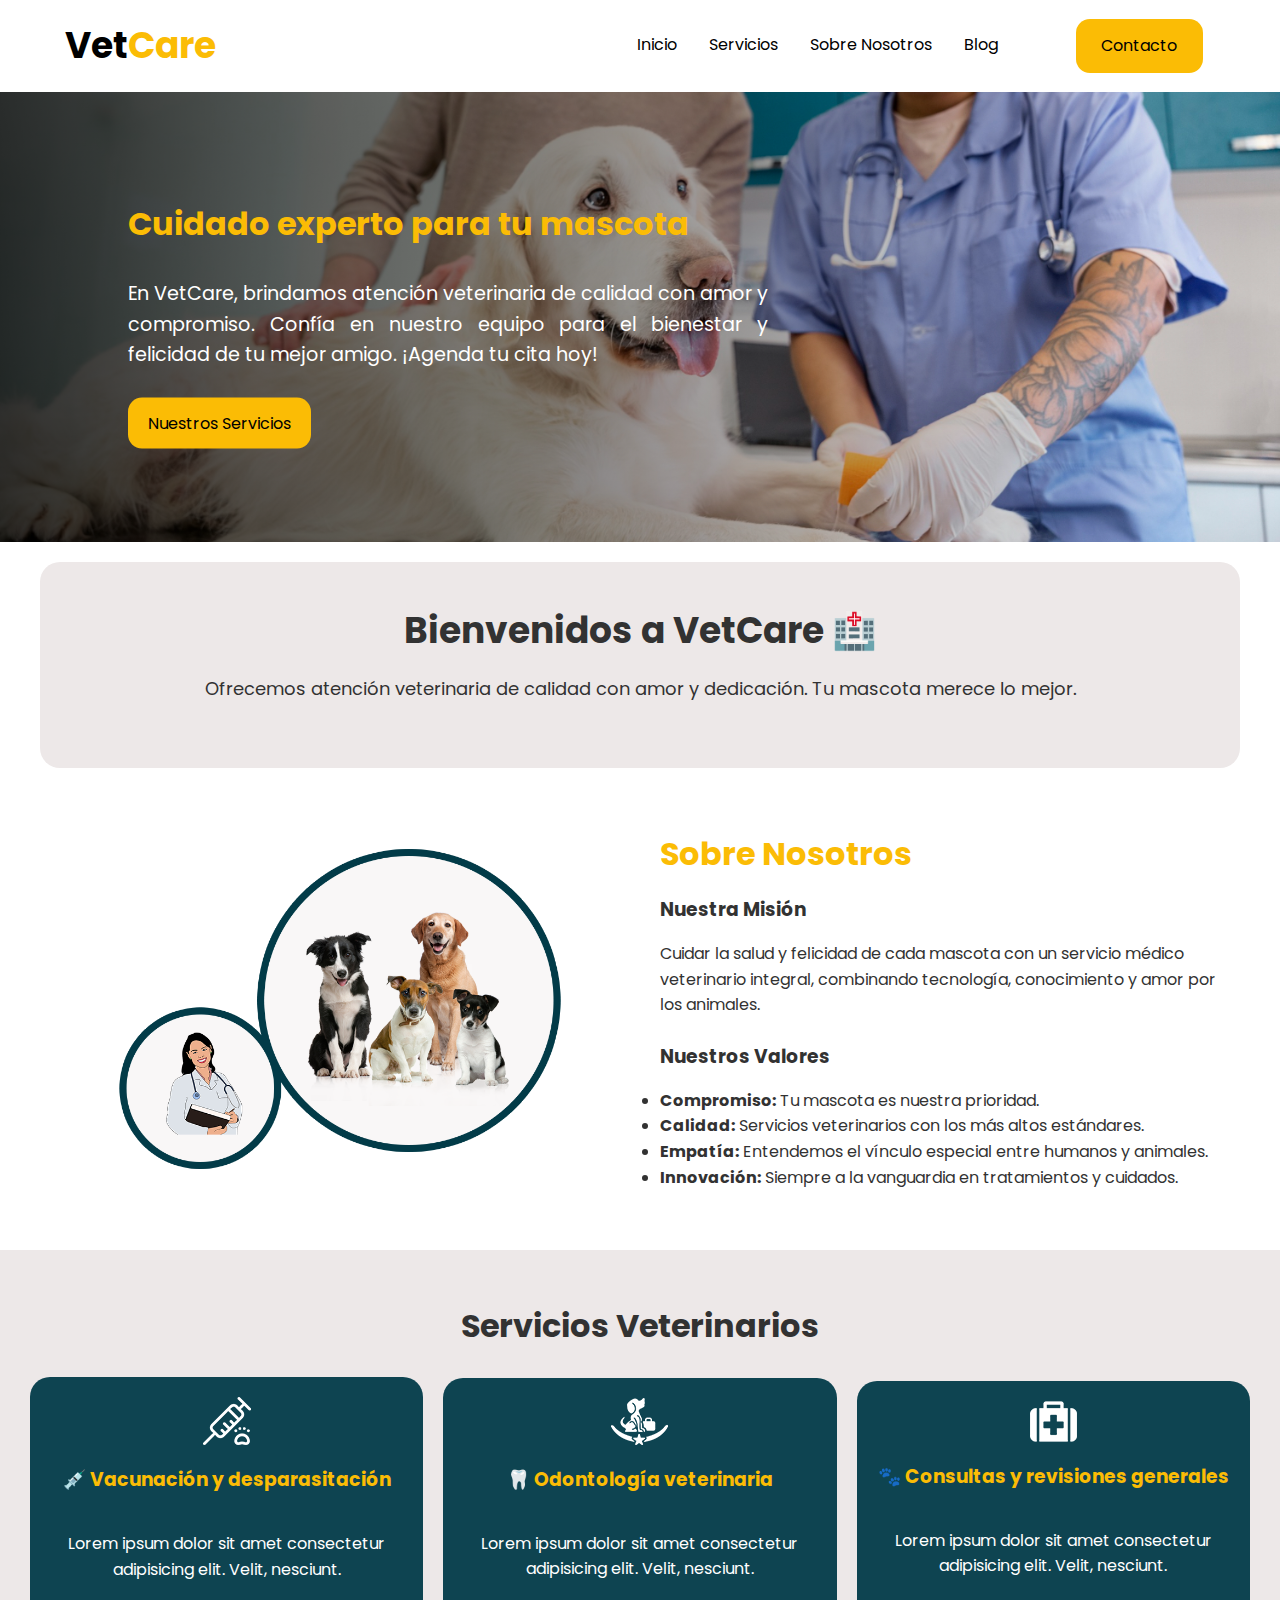
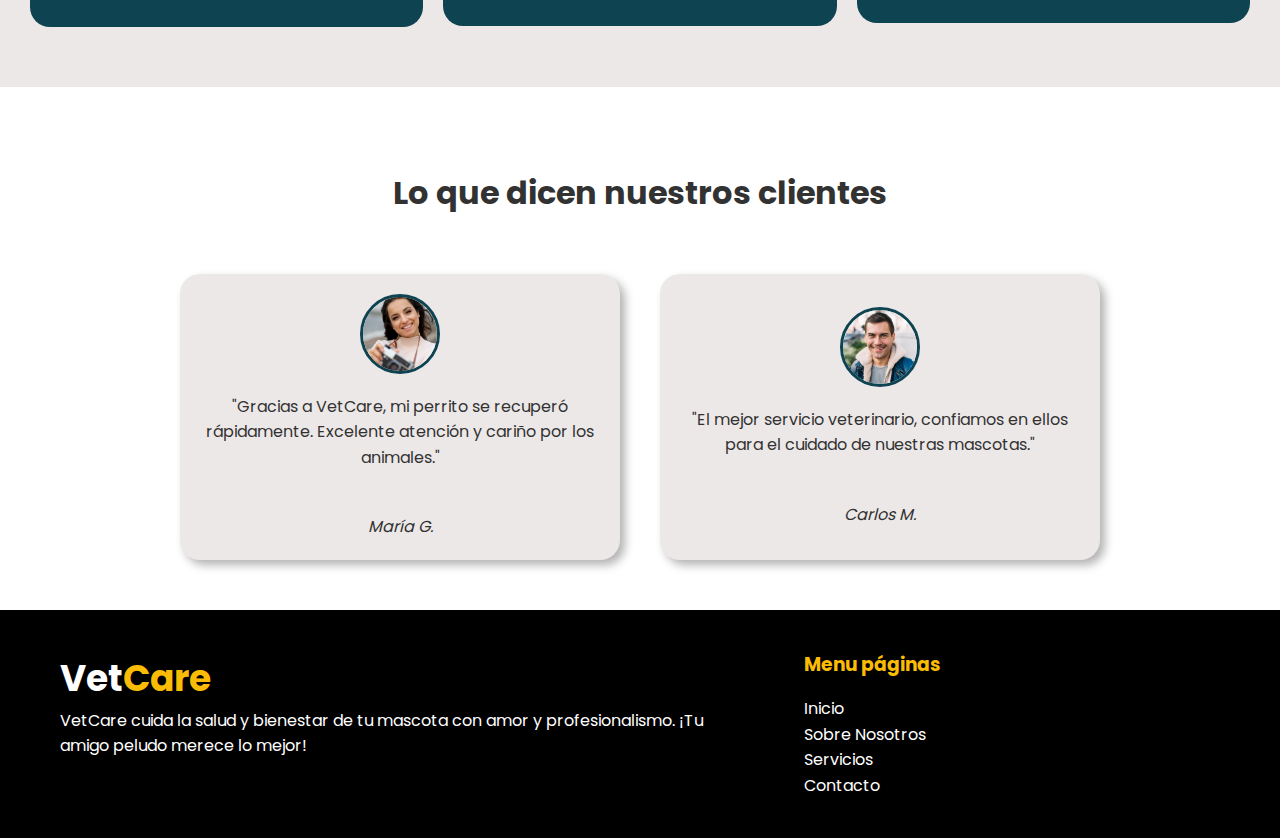
<file: index.html>
<!DOCTYPE html>
<html lang="en">
<head>
    <meta charset="UTF-8">
    <meta name="viewport" content="width=device-width, initial-scale=1.0">
    <link rel="stylesheet" href="https://cdnjs.cloudflare.com/ajax/libs/font-awesome/6.7.2/css/all.min.css" integrity="sha512-Evv84Mr4kqVGRNSgIGL/F/aIDqQb7xQ2vcrdIwxfjThSH8CSR7PBEakCr51Ck+w+/U6swU2Im1vVX0SVk9ABhg==" crossorigin="anonymous" referrerpolicy="no-referrer" />
    <link rel="stylesheet" href="css/styles.css">
    <link rel="stylesheet" href="css/inicio.css">

    <title>Document</title>
</head>
<body>
    <header class="header">
        <div class="header__logo">
            <a href="index.html">Vet<span class="color-prim">Care</span></a>
        </div>
        <div class="header__menu">
            <label for="toggle" class="header__movil-btn"><i class="fa-solid fa-bars"></i></label>
            <input type="checkbox" id="toggle" class="toggle-checkbox">
            <nav class="header__nav">
                <a class="header__link" href="index.html">Inicio</a>
                <a class="header__link" href="servicios.html">Servicios</a>
                <a class="header__link" href="sobre-nosotros.html">Sobre Nosotros</a>
                <a class="header__link" href="blog.html">Blog</a>
            </nav>
        </div>
        <div class="header__contact">
            <a class="header__btn" href="contacto.html">Contacto</a>
        </div>
    </header>
    <div class="image-container">
        <div class="overlay"></div>
        <div class="content">
            <h1>Cuidado experto para tu mascota</h1>
            <p>En VetCare, brindamos atención veterinaria de calidad con amor y compromiso. Confía en nuestro equipo para el bienestar y felicidad de tu mejor amigo. ¡Agenda tu cita hoy! </p>
            <a href="servicios.html">Nuestros Servicios</a>
        </div>
    </div>
    <section class="hero">
        <div class="hero__col">
            <h2>Bienvenidos a VetCare 🏥</h2>
            <p>Ofrecemos atención veterinaria de calidad con amor y dedicación. Tu mascota merece lo mejor.</p>
        </div>
    </section>
    <section class="about">
        <div class="about__col">
            <img src="img/slider-img.png" alt="">
        </div>
        <div class="about__col">
            <h2 class="title-2">Sobre Nosotros</h2>
            <article class="mission">
                <h3>Nuestra Misión</h3>
                <p>Cuidar la salud y felicidad de cada mascota con un servicio médico veterinario integral, combinando tecnología, conocimiento y amor por los animales.</p>
            </article>
            <article class="values">
                <h3>Nuestros Valores</h3>
                <ul>
                    <li><strong>Compromiso:</strong> Tu mascota es nuestra prioridad.</li>
                    <li><strong>Calidad:</strong> Servicios veterinarios con los más altos estándares.</li>
                    <li><strong>Empatía:</strong> Entendemos el vínculo especial entre humanos y animales.</li>
                    <li><strong>Innovación:</strong> Siempre a la vanguardia en tratamientos y cuidados.</li>
                </ul>
            </article>
        </div>
    </section>
    <section class="services">
        <header class="services__header">
            <h2>Servicios Veterinarios</h2>
        </header>
        <article class="services__row">
            <div class="services__col">
                <img src="img/s-1.png" alt="">
                <h3>💉 Vacunación y desparasitación</h3>
                <p>Lorem ipsum dolor sit amet consectetur adipisicing elit. Velit, nesciunt.</p>
            </div>
            <div class="services__col">
                <img src="img/s-2.png" alt="">
                <h3>🦷 Odontología veterinaria</h3>
                <p>Lorem ipsum dolor sit amet consectetur adipisicing elit. Velit, nesciunt.</p>
            </div>
            <div class="services__col">
                <img src="img/s-3.png" alt="">
                <h3>🐾 Consultas y revisiones generales</h3>
                <p>Lorem ipsum dolor sit amet consectetur adipisicing elit. Velit, nesciunt.</p>
            </div>
        </article>
    </section>

    <section class="testimonials">
        <header class="testimonial__heading">
            <h2>Lo que dicen nuestros clientes</h2>    
        </header>
        <div class="testimonial__list">
            <article class="testimonial__item">
                <div class="testimonial__elements">
                    <figure class="testimonial__figure">
                        <img src="img/maria.jpg" alt="testimonio mujer">
                    </figure>
                    <p>"Gracias a VetCare, mi perrito se recuperó rápidamente. Excelente atención y cariño por los animales."</p>
                    <cite>María G.</cite>
                </div>
            </article>
            <article class="testimonial__item">
                <div class="testimonial__elements">
                    <figure class="testimonial__figure">
                        <img src="img/carlos.jpg" alt="testimonia hombre">
                    </figure>
                    <p>"El mejor servicio veterinario, confiamos en ellos para el cuidado de nuestras mascotas."</p>
                    <cite>Carlos M.</cite>
                </div>
            </article>
        </div>
    </section>

    <footer class="footer">
        <div class="footer__logo">
            <a href="index.html">Vet<span class="color-prim">Care</span></a>
            <p>VetCare cuida la salud y bienestar de tu mascota con amor y profesionalismo. ¡Tu amigo peludo merece lo mejor!</p>
        </div>
        <nav class="footer__nav">
            <h3>Menu páginas</h3>
            <ul>
                <li><a href="#inicio">Inicio</a></li>
                <li><a href="#nosotros">Sobre Nosotros</a></li>
                <li><a href="#servicios">Servicios</a></li>
                <li><a href="#contacto">Contacto</a></li>
            </ul>
        </nav>    
    </footer>
</body>
</html>
</file>
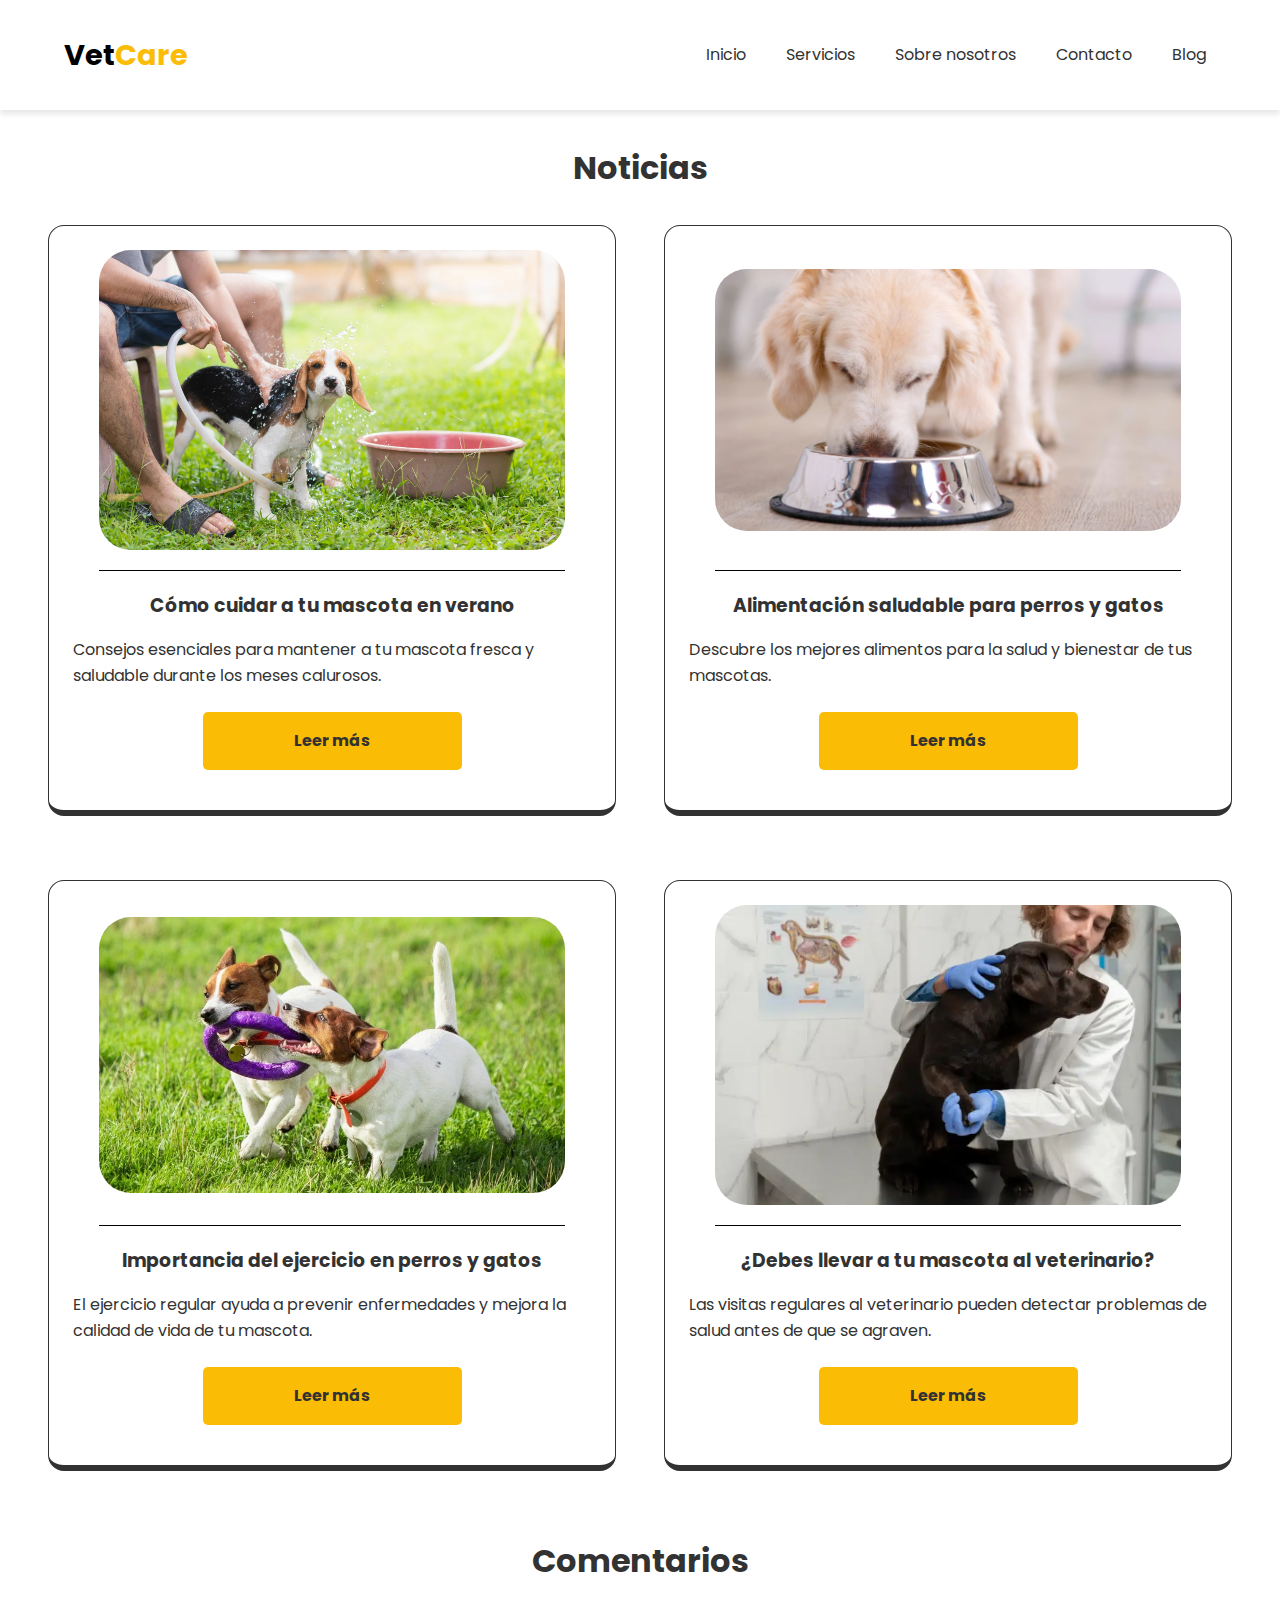
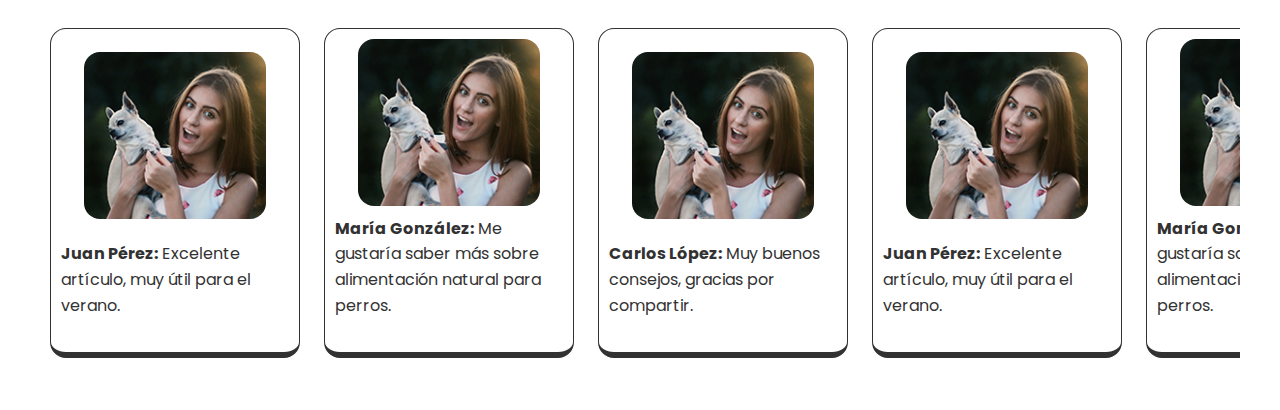
<file: blog.html>
<!DOCTYPE html>
<html lang="es">
<head>
    <meta charset="UTF-8">
    <meta name="viewport" content="width=device-width, initial-scale=1.0">
    <title>Blog VetCare</title>
    <link rel="stylesheet" href="css/styles.css">
    <link rel="stylesheet" href="css/blog.css">
</head>
<body>
  
    <div id="topbar-container"></div>

    <div class="container">
        <h2>Noticias</h2>
        
        <section class="news">
            <div class="card">
                <img src="/img/pets/pet1.webp" alt="Cuidado de mascotas">
                <hr>
                <div class="card-body">
                    <h3 class="card-title">Cómo cuidar a tu mascota en verano</h3>
                    <p class="card-text">Consejos esenciales para mantener a tu mascota fresca y saludable durante los meses calurosos.</p>
                    <a href="#" class="btn">Leer más</a>
                </div>
            </div>
            
            <div class="card">
                <img src="/img/pets/pet2.webp" alt="Alimentación saludable">
                <hr>
                <div class="card-body">
                    <h3 class="card-title">Alimentación saludable para perros y gatos</h3>
                    <p class="card-text">Descubre los mejores alimentos para la salud y bienestar de tus mascotas.</p>
                    <a href="#" class="btn">Leer más</a>
                </div>
            </div>
            
            <div class="card">
                <img src="/img/pets/pet3.webp" alt="Ejercicio en mascotas">
                <hr>
                <div class="card-body">
                    <h3 class="card-title">Importancia del ejercicio en perros y gatos</h3>
                    <p class="card-text">El ejercicio regular ayuda a prevenir enfermedades y mejora la calidad de vida de tu mascota.</p>
                    <a href="#" class="btn">Leer más</a>
                </div>
            </div>
            
            <div class="card">
                <img src="/img/pets/pet4.webp" alt="Visitas al veterinario">
                <hr>
                <div class="card-body">
                    <h3 class="card-title">¿Debes llevar a tu mascota al veterinario?</h3>
                    <p class="card-text">Las visitas regulares al veterinario pueden detectar problemas de salud antes de que se agraven.</p>
                    <a href="#" class="btn">Leer más</a>
                </div>
            </div>
        </section>

        <h2>Comentarios</h2>

        <section class="comments">
            <div class="comments-wrapper">
                <div class="comment">
                    <img src="/img/client.jpg" alt="Cliente">
                    <p><strong>Juan Pérez:</strong> Excelente artículo, muy útil para el verano.</p>
                </div>
                <div class="comment">
                    <img src="/img/client.jpg" alt="Cliente">
                    <p><strong>María González:</strong> Me gustaría saber más sobre alimentación natural para perros.</p>
                </div>
                <div class="comment">
                    <img src="/img/client.jpg" alt="Cliente">
                    <p><strong>Carlos López:</strong> Muy buenos consejos, gracias por compartir.</p>
                </div>
                <div class="comment">
                    <img src="/img/client.jpg" alt="Cliente">
                    <p><strong>Juan Pérez:</strong> Excelente artículo, muy útil para el verano.</p>
                </div>
                <div class="comment">
                    <img src="/img/client.jpg" alt="Cliente">
                    <p><strong>María González:</strong> Me gustaría saber más sobre alimentación natural para perros.</p>
                </div>
                <div class="comment">
                    <img src="/img/client.jpg" alt="Cliente">
                    <p><strong>Carlos López:</strong> Muy buenos consejos, gracias por compartir.</p>
                </div>
                <div class="comment">
                    <img src="/img/client.jpg" alt="Cliente">
                    <p><strong>Juan Pérez:</strong> Excelente artículo, muy útil para el verano.</p>
                </div>
                <div class="comment">
                    <img src="/img/client.jpg" alt="Cliente">
                    <p><strong>María González:</strong> Me gustaría saber más sobre alimentación natural para perros.</p>
                </div>
                <div class="comment">
                    <img src="/img/client.jpg" alt="Cliente">
                    <p><strong>Carlos López:</strong> Muy buenos consejos, gracias por compartir.</p>
                </div>
            </div>
        </section>
    </div>
    
    <script src="https://cdn.jsdelivr.net/npm/bootstrap@5.3.0/dist/js/bootstrap.bundle.min.js"></script>
    <script src="js/loadTopbar.js"></script>
</body>
</html>
</file>
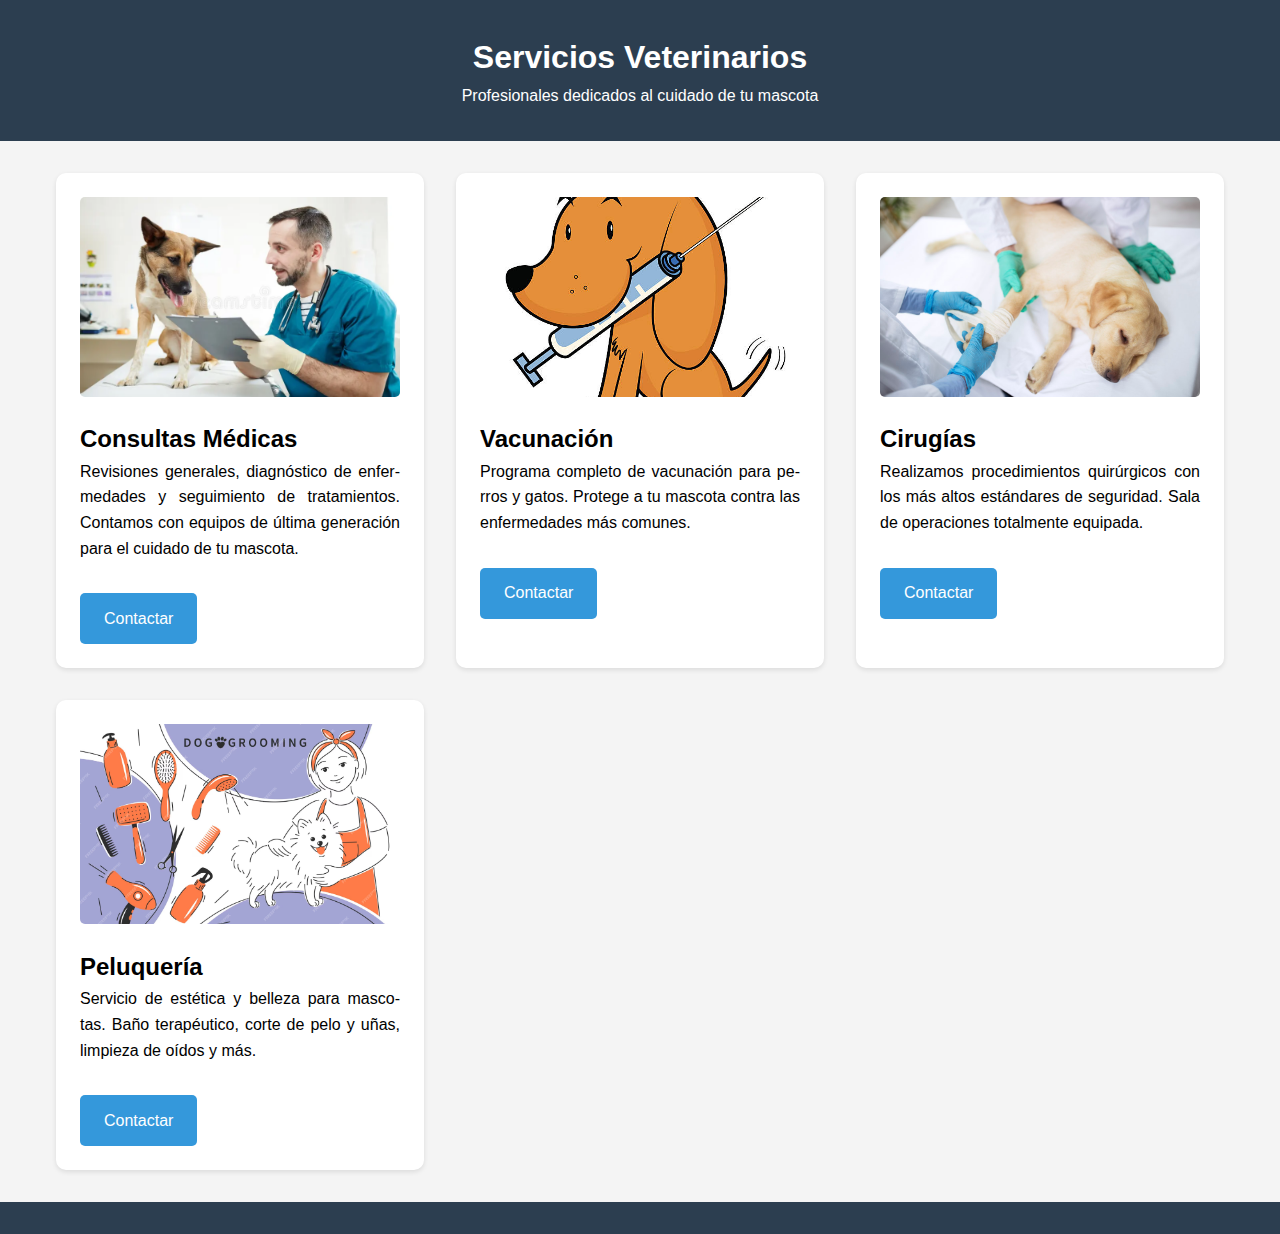
<file: servicios.html>
<!DOCTYPE html>
<html lang="es">
<head>
    <meta charset="UTF-8">
    <meta name="viewport" content="width=device-width, initial-scale=1.0">
    <title>Veterinaria Patitas - Servicios</title>
    <link rel="stylesheet" href="css/servicios.css">
</head>
<body>
    <header>
        <h1>Servicios Veterinarios</h1>
        <p>Profesionales dedicados al cuidado de tu mascota</p>
    </header>

    <div class="servicios-container">
        <div class="grid-servicios">
            <div class="servicio">
                <img src="img/consulta-del-veterinario-112897656.webp" alt="Consulta veterinaria">
                <h2>Consultas Médicas</h2>
                <p>Revisiones generales, diagnóstico de enfermedades y seguimiento de tratamientos. Contamos con equipos de última generación para el cuidado de tu mascota.</p>
                <a href="contacto.html" class="boton-contacto">Contactar</a>
            </div>

            <div class="servicio">
                <img src="img/DOGS.jpg" alt="Vacunación">
                <h2>Vacunación</h2>
                <p>Programa completo de vacunación para perros y gatos. Protege a tu mascota contra las enfermedades más comunes.</p>
                <a href="contacto.html" class="boton-contacto">Contactar</a>
            </div>

            <div class="servicio">
                <img src="img/cirugias-animales-3.jpg" alt="Cirugía">
                <h2>Cirugías</h2>
                <p>Realizamos procedimientos quirúrgicos con los más altos estándares de seguridad. Sala de operaciones totalmente equipada.</p>
                <a href="contacto.html" class="boton-contacto">Contactar</a>
            </div>

            <div class="servicio">
                <img src="img/peluqueria-canina-perro-dibujos-animados-peluquero-profesional-mujer-peluquero-perro_528132-685.avif" alt="Peluquería">
                <h2>Peluquería</h2>
                <p>Servicio de estética y belleza para mascotas. Baño terapéutico, corte de pelo y uñas, limpieza de oídos y más.</p>
                <a href="contacto.html" class="boton-contacto">Contactar</a>
            </div>
        </div>
    </div>

    <footer>
        <p></p>
    </footer>

    <script>
    
        document.querySelectorAll('.boton-contacto').forEach(boton => {
        boton.addEventListener('click', function(e) {
        e.preventDefault();
        // Animación del botón
        this.style.transform = 'scale(0.95)';
        setTimeout(() => {
            this.style.transform = 'scale(1)';
            window.location.href = this.href;
        }, 200);
    });
});

        document.querySelectorAll('.servicio').forEach(servicio => {
        servicio.addEventListener('mouseover', () => {
        servicio.style.transform = 'translateY(-5px) scale(1.02)';
    });
    
    servicio.addEventListener('mouseout', () => {
        servicio.style.transform = 'translateY(0) scale(1)';
    });
});
    </script>
</body>
</html>
</file>
<file: css/styles.css>
@import url("colors.css");

:root{
    --color-primario: #FBBC05;
    --text: #323232;
    --back: #EDE8E8; 
    --black: #000000;
    --white: #fff;     
    --grey: #dee2e6;
    --color-1:#0e4451;
}

*{
    box-sizing: border-box;
    padding: 0;
    margin: 0;
}

@font-face {
    font-family: 'Poppins';
    src: url('../fonts/Poppins-Bold.ttf');
    font-weight: 700;
    font-style: normal;
}


@font-face {
    font-family: 'Poppins';
    src: url('../fonts/Poppins-Regular.ttf');
    font-weight: 400;
    font-style: normal;
}

@font-face {
    font-family: 'Poppins';
    src: url('../fonts/Poppins-Thin.ttf');
    font-weight: 100;
    font-style: normal;
}


body{
    margin: 0 auto;
    max-width: 1600px;
    font-family: 'Poppins',sans-serif;
    font-weight: 400;
    color: var(--text);
    line-height: 1.6;
}

h1, h2, h3, h4, h5, h6 {
    font-family: 'Poppins', sans-serif;
    font-weight: 700;
    margin-bottom: 1rem;
    color: var(--gray);
}

h1 {
    font-size: 2.5rem; /* 40px */
}

h2 {
    font-size: 2rem; /* 32px */
}

p {
    font-size: 1rem; /* 16px */
    color: var(--text);
    margin-bottom: 1.5rem;
}
hr {
    border: none;
    height: 1px; 
    background-color: black; 
    margin: 20px auto;
    width: 90%;
}
 

a{
    text-decoration: none;
    color: var(--black);
}
</file>
<file: css/inicio.css>
/* header */

.header{
    display: flex;
    flex-direction: row;
    flex-wrap: wrap;
    align-items: center;
    justify-content: center;
    margin: 0 auto;
    width: 100%;
    background-color: var(--white);
    justify-content: space-between;
    padding: 1rem;
    box-shadow: 5px 5px 10px rgba(0, 0, 0, 0.3);
}

.header__logo, .header__menu, 
.header__contact{
    display: flex;
    justify-content: center;
}


.header__logo {
    order: 1;
    flex: 1 1 33%;
}

.header__logo a, span{
    font-size: 2.25rem;
    font-weight: bold;
    color: var(--black);
}

.header__menu{
    order: 3;
    flex: 1 1 100%;
    padding: 1rem 0;
    flex-direction: column;
}

.header__nav{
    display: none;
    flex-direction: column;
    justify-content: center;
    align-items: center;
    flex: 1 1 100%;
    padding: 1rem 0;
}

.header__link {
    padding:  1rem;
    display: inline-block;
    position: relative;
    padding-bottom: 2px;
}

.header__link::after {
    content: "";
    position: absolute;
    left: 0;
    bottom: 0;
    width: 0%;
    height: 2px;
    background-color: var(--black);
    transition: width 0.3s ease-in-out; 
}

.header__link:hover::after {
    width: 100%;
}

.header__movil{
    flex: 1 1 33%;
    order: 2;
}

.header__movil-btn{
    display: inline-block;
    padding: 8px 14px;
    background-color: var(--color-primario);
    border-radius: 0.625rem;
    cursor: pointer;
    margin: 0 auto;
}

.header__movil-btn:hover{
    background-color: var(--black);
    color: var(--white);
}

.toggle-checkbox {
    display: none; 
}

.toggle-checkbox:checked ~ .header__nav {
    display: flex;
}


.header__contact{
    order: 2;
    flex: 1 1 33%;
    justify-content: center;
}

.header__btn{
    display: inline-block;
    padding: 0.875rem 1.6rem;
    border-radius: 0.875rem;
    background-color: var(--color-primario);
    color: var(--black);
}

.header__btn:hover{
    background-color: var(--black);
    color: var(--white);
    transition: ease-in 0.2s all;
}

.color-prim{
    color: var(--color-primario);
}

/* banner */

.image-container {
    background-image: url('../img/banner.jpg');
    background-position: top center;
    background-size: cover;
    position: relative;
    width: 100%;
    max-width: 1600px; 
    margin: auto;
    height: 450px;
}

.overlay {
    position: absolute;
    top: 0;
    left: 0;
    width: 100%;
    height: 100%;
    background: linear-gradient(to right, rgba(0, 0, 0, 0.8), rgba(0, 0, 0, 0));
}

.content {
    position: absolute;
    top: 50%;
    left: 10%;
    transform: translateY(-50%);
    color: white;
    z-index: 2;
    width: 80%;
}

.content h1 {
    font-size: 2rem;
    margin-bottom: 10px;
    color: var(--color-primario);
}

.content p {
    font-size: 1.2rem;
    margin-bottom: 20px;
    color: var(--white);
    text-align: justify;
    padding: 20px 0;
}

.content a {
    background-color: var(--color-primario);
    color: black;
    padding: 14px 20px;
    border: none;
    font-size: 1rem;
    cursor: pointer;
    transition: background 0.3s;
    border-radius: 14px;
}

.content a:hover {
    background-color: var(--black);
    color: var(--white);
}

.title-2{
    color: var(--color-primario);
}

section{
    width: 100%;
    max-width: 1600px;
    padding: 20px 40px;
}

.hero, .hero__col{
    display: flex;
    justify-content: center;
    align-items: center;
}


.hero{
    flex-direction: row;
}

.hero__col{
    flex-direction: column;
    padding: 40px 20px;
    background-color: var(--back);
    width: 100%;
    border-radius: 20px;
}

.hero__col h2{
    font-size: 2.25rem;
}

.hero__col p{
    font-size: 1.125rem;
}

.about, .about__col{
    display: flex;
}


/* ABOUT */

.about{
  flex-direction: row;
  flex-wrap: wrap;  
  justify-content: center;
  align-items: center;
}

.about__col{
    flex-direction: column;
    padding: 20px;
}

.about__col img{
    width: 100%;
    max-width: 450px;
    /* background-color: red; */
    margin: 0 auto;
}

/* SERVICIOS */

.services, .services__row{
    display: flex;
    flex-direction: column;
    justify-content: center;
    align-items: center;
}

.services{
    margin: 20px 0;
    padding: 50px 20px;
    background-color: var(--back);
}

.services__row{
    flex-direction: row;
    flex-wrap: wrap ;
}

.services__col{
    flex: 1 1 100%;
    display: flex;
    flex-direction: column;
    justify-content: center;
    align-items: center;
    padding: 20px;
    gap: 20px;
    margin: 10px;
    background-color: var(--color-1);
    border-radius: 20px;
    text-align: center;
}

.services__col h3{
    color: var(--color-primario);
}

.services__col p{
    color: var(--white);
}

/* TESTIMONIALS */

.testimonials{
    display: flex;
    flex-direction: column;
    justify-content: center;
    align-items: center;
}

.testimonial__list{
    display: flex;
    flex-direction: row;
    flex-wrap: wrap;
    gap: 40px;
}

.testimonial__heading{
    padding: 40px 0;
}

.testimonial__item{
    flex: 1 1 45%;
    display: flex;
    justify-content: center;
    align-items: center;
    background-color: var(--back);
    padding: 20px;
    border-radius: 20px;
    box-shadow: 5px 5px 10px rgba(0, 0, 0, 0.3);
}

.testimonial__elements{
    display: flex;
    flex-direction: column;
    justify-content: center;
    align-items: center;
    text-align: center;
    gap: 20px;
    width: 100%;
    
}

.testimonial__figure{
    display: flex;
    justify-content: center;
    align-items: center;
    width: 80px;
    height: 80px;
}

.testimonial__figure img{
    width: 100%;
    border-radius: 50%;
    border: 3px solid var(--color-1);
}


/* .footer{
    background-color: var(--black);
    display: flex;
    flex-direction: row;
    flex-wrap: wrap;
    padding: 20px;
    gap: 20px;
    margin-top: 40px;
} */

.footer{
    display: flex;
    flex-wrap: wrap;
    margin-top: 30px;
    padding: 20px;
    background-color: var(--black);
}

.footer__logo{
    flex: 1 1 100%;
    padding: 10px 20px;
}

.footer__logo a{
    color: var(--white);
    font-size: 2.25rem;
    font-weight: bold;
}

.footer__logo p{
    color: var(--white);
}

.footer__nav{
    flex: 1 1 100%;
    padding: 10px 20px;
}

.footer__nav h3 {
    color: var(--color-primario);
}

.footer__nav ul {
    list-style: none;
}

.footer__nav a{
    color: var(--white);
}

.footer__nav a:hover{
    color: var(--color-primario);
}

@media screen and (min-width: 768px){

    .content {
        width: 50%;
    }

    .about__col{
        flex: 1 1 50%;
    }

    .services__col{
        flex: 1 1 30%;
    }

    .testimonial__elements{
        width: 400px;
    }
    
    .footer__logo{
        flex: 1 1 60%;
        padding: 20px 40px;
    }

    .footer__nav{
        flex: 1 1 40%;
        padding: 20px 40px;
    }
}

@media screen and (min-width:1024px){

    .header__logo {
        flex: 1 1 20%;
        order: 1;
    }
 
    .header__menu{
        order: 2;
        flex-direction: row;
        justify-content: flex-end;
        flex: 1 1 60%;
        padding: 0;
    }
    
    .header__link {
        padding: 0 1rem;
        display: inline-block;
        position: relative;
        padding-bottom: 2px;
    }

    .header__contact{
        order: 3;
        flex: 1 1 20%;
    }

    .header__movil-btn{
        display: none;
    }

    .header__nav{
        display: flex;
        flex-direction: row;
        justify-content: flex-end;
        flex: 1 1 60%;
    }
    


}
</file>
<file: css/blog.css>
.container {
    width: 100%;
    max-width: 1200px;
    margin: 2rem auto;
}
h2 {
    text-align: center;
    margin: 2rem auto;
}
.news {
    display: flex;
    flex-direction: row;
    flex-wrap: wrap;
    width: 100%;
    justify-content: space-between;
    gap: 2rem;
}
.card {
    display: flex;
    flex-direction: column;
    width: calc(50% - 2rem);
    border: 1px solid var(--gray);
    border-bottom-width: 6px;
    border-radius: 1rem;
    padding: 1.5rem;
    margin: 0 auto 2rem auto;
}
.card img {
    display: block;
    width: 90%;
    max-width: 500px;
    max-height: 300px;
    object-fit: cover;
    margin: auto;
    border-radius: 2rem;
}
.card-title {
    text-align: center;
}
.btn {
    display: block;
    width: 50%;
    margin: 1rem auto;
    background:  var(--color-primario);
    padding: 1rem;
    font-weight: 900;
    color: var(--gray);
    text-decoration: none;
    text-align: center;
    border-radius: 5px;
}
.btn:hover {
    background: var(--color-secundario);
}
.comments {
    max-width: 100%;
    overflow-x: auto;
    white-space: nowrap;
    padding: 10px;
}
.comments-wrapper{
    display: flex;
    gap: 1.5rem;
}
.comment {
    display: flex;
    flex-direction: column;
    gap: 10px;
    min-width: 250px;
    min-height: 150px;
    border: 1px solid var(--gray);
    border-bottom-width: 6px;
    border-radius: 1rem;
    padding: 10px;
    margin-bottom: 10px;
}
.comment img {
    display: block;
    max-width: 80%;
    border-radius: 1rem;
    margin: auto;
}
.comment p {
    text-wrap: initial;
}

@media screen and (max-width: 635px) {
    .card {
        width: 90%;
    }
}
</file>
<file: css/servicios.css>
* {
    margin: 0;
    padding: 0;
    box-sizing: border-box;
}

body {
    font-family: Arial, sans-serif;
    line-height: 1.6;
    background-color: #f4f4f4;
}

header {
    background-color: #2c3e50;
    color: white;
    text-align: center;
    padding: 2rem;
}

.servicios-container {
    max-width: 1200px;
    margin: 2rem auto;
    padding: 0 1rem;
}

.grid-servicios {
    display: grid;
    grid-template-columns: repeat(auto-fit, minmax(300px, 1fr));
    gap: 2rem;
}

.servicio {
    background: white;
    padding: 1.5rem;
    border-radius: 10px;
    box-shadow: 0 2px 5px rgba(0,0,0,0.1);
    transition: transform 0.3s ease;
}

.servicio p {
    text-align: justify;
    text-justify: inter-word;
    margin-bottom: 1rem;
    hyphens: auto;
    -webkit-hyphens: auto;
}

.servicio:hover {
    transform: translateY(-5px);
}

.servicio img {
    width: 100%;
    height: 200px;
    object-fit: cover;
    border-radius: 5px;
    margin-bottom: 1rem;
}

.boton-contacto {
    display: inline-block;
    background-color: #3498db;
    color: white;
    padding: 0.8rem 1.5rem;
    text-decoration: none;
    border-radius: 5px;
    margin-top: 1rem;
    transition: background-color 0.3s ease;
}

.boton-contacto:hover {
    background-color: #2980b9;
}

footer {
    background-color: #2c3e50;
    color: white;
    text-align: center;
    padding: 1rem;
    position: relative;
    bottom: 0;
    width: 100%;
}
</file>
